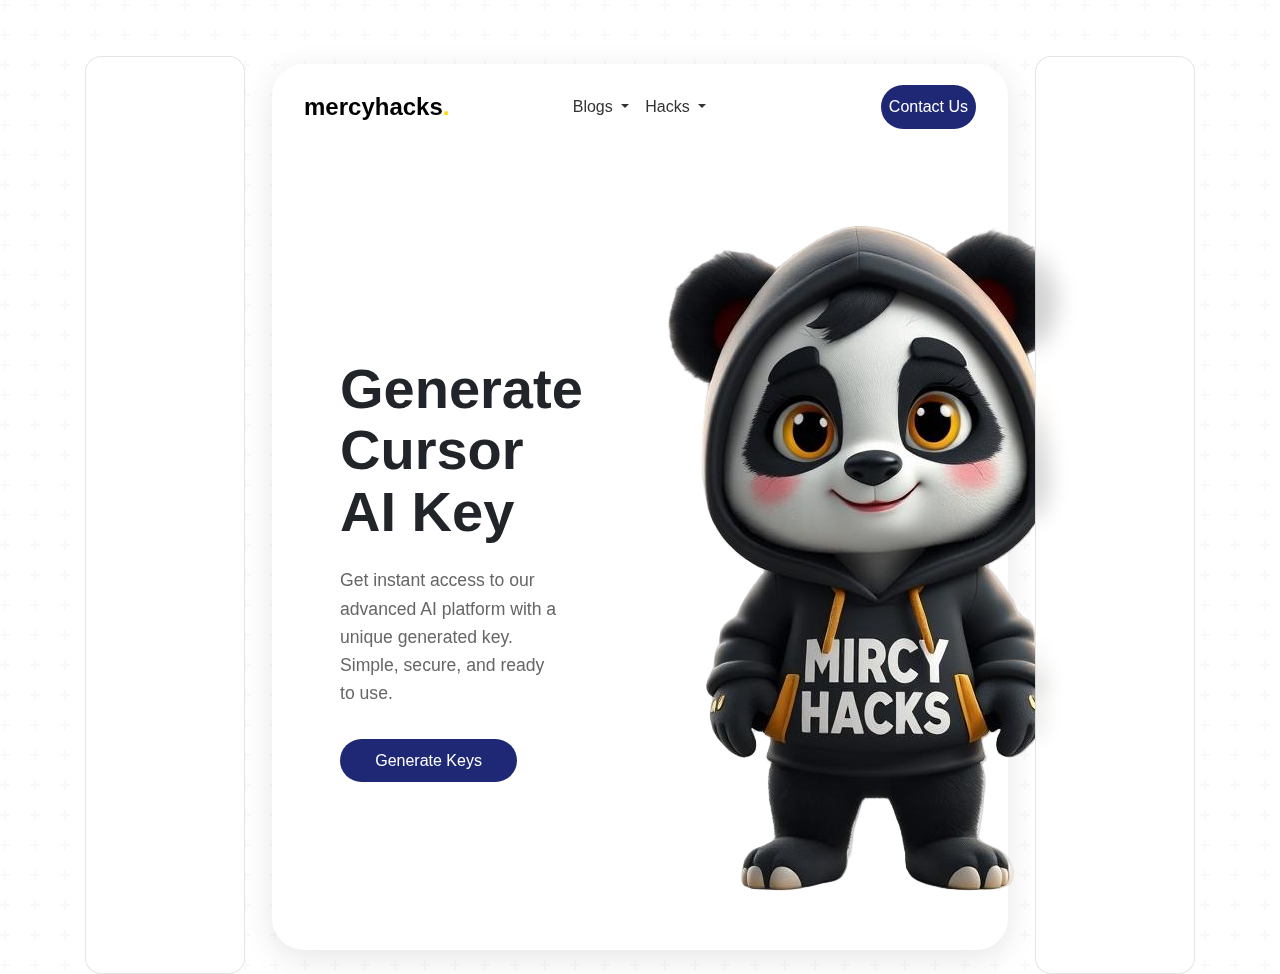
<file: index.html>
<!DOCTYPE html>
<html lang="en">

<head>
    <meta charset="UTF-8">
    <meta name="viewport" content="width=device-width, initial-scale=1.0">
    <title>Finaje AI Key Generator</title>
    <link href="https://cdn.jsdelivr.net/npm/bootstrap@5.3.0/dist/css/bootstrap.min.css" rel="stylesheet">
    <link href="styles.css" rel="stylesheet">
    <link rel="stylesheet" href="https://cdnjs.cloudflare.com/ajax/libs/font-awesome/6.0.0/css/all.min.css">
</head>

<body>
    <div class="container">
        <div class="row">
            <!-- Left Side Ad -->
            <div class="col-md-2">
                <div class="ad-space h-100">
                    <div data-atrelate-zone=""></div>
                </div>
            </div>

            <!-- Main Content -->
            <div class="col-md-8">
                <div class="main-container">
                    <div class="content-wrapper">
                        <div class="text-section">
                            <div class="logo">
                                mercyhacks<span class="logo-dot">.</span>
                            </div>

                            <h1 id="mainTitle">Generate Cursor AI Key</h1>
                            <p class="subtitle">Get instant access to our advanced AI platform with a unique generated
                                key. Simple, secure, and ready to use.</p>
                            <button id="generateBtn" class="generate-btn" onclick="handleGenerate()">
                                Generate Keys
                            </button>

                            <div id="keysSection" class="keys-section">
                                <div class="key-container">
                                    <h5>Your MercyHacks Key</h5>
                                    <div class="input-group mb-3">
                                        <input type="text" id="uuidKey" class="form-control" readonly>
                                        <button class="copy-btn" onclick="copyToClipboard('uuidKey')">
                                            Copy
                                        </button>
                                    </div>
                                </div>

                                <div class="instructions-container">
                                    <h5>Installation Instructions:</h5>
                                    <ol class="instructions-list">
                                        <li>Close Cursor completely</li>
                                        <li>Navigate to the configuration file location:
                                            <ul class="path-list">
                                                <li><strong>Windows:</strong>
                                                    %APPDATA%\Cursor\User\globalStorage\storage.json</li>
                                                <li><strong>macOS:</strong> ~/Library/Application
                                                    Support/Cursor/User/globalStorage/storage.json</li>
                                                <li><strong>Linux:</strong>
                                                    ~/.config/Cursor/User/globalStorage/storage.json</li>
                                            </ul>
                                        </li>
                                        <li>Create a backup of storage.json</li>
                                        <li>Edit storage.json and update these fields with your new key:
                                            <pre class="code-block">
                                                {
                                                    "telemetry.machineId": "your-mercyhacks-key",
                                                    "telemetry.macMachineId": "your-mercyhacks-key",
                                                    "telemetry.devDeviceId": "your-mercyhacks-key",
                                                    "telemetry.sqmId": "your-mercyhacks-key"
                                                }
                                            </pre>
                                        </li>
                                        <li>Save the file and restart Cursor</li>
                                    </ol>
                                </div>
                            </div>
                        </div>

                        <div class="image-section">
                            <img alt="AI Avatar">
                        </div>
                    </div>
                    <div class="contact-email">
                        <i class="fas fa-envelope"></i>
                        mercyhacks@proton.me
                    </div>
                </div>
            </div>

            <!-- Right Side Ad -->
            <div class="col-md-2">
                <div class="ad-space h-100">
                    <div data-atrelate-zone=""></div>
                </div>
            </div>
        </div>
    </div>

    <script src="https://cdn.jsdelivr.net/npm/bootstrap@5.3.0/dist/js/bootstrap.bundle.min.js"></script>
    <script src="script.js"></script>
</body>

</html>
</file>
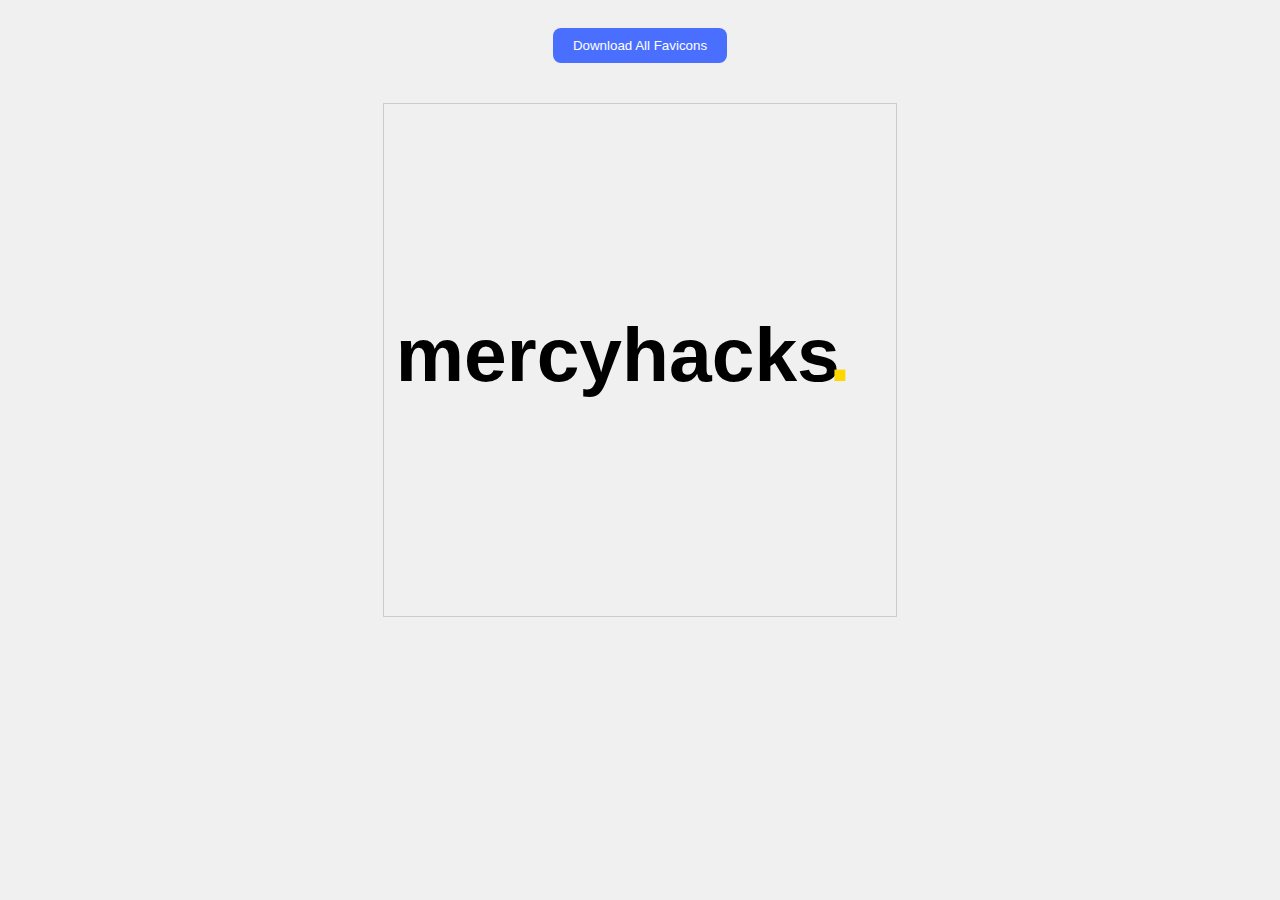
<file: favicon-generator.html>
<!DOCTYPE html>
<html>
<head>
    <title>Favicon Generator</title>
    <style>
        body {
            background: #f0f0f0;
            display: flex;
            flex-direction: column;
            align-items: center;
            font-family: 'Inter', sans-serif;
        }
        
        #download-all {
            margin: 20px;
            padding: 10px 20px;
            background: #4A6FFF;
            color: white;
            border: none;
            border-radius: 8px;
            cursor: pointer;
        }

        /* Preview canvas */
        #preview {
            margin: 20px;
            border: 1px solid #ccc;
            background: url('[data-uri]');
        }
    </style>
</head>
<body>
    <button id="download-all">Download All Favicons</button>
    <canvas id="preview" width="512" height="512"></canvas>
    
    <script>
        const sizes = [
            { name: 'favicon-16x16', size: 16, shortText: true },
            { name: 'favicon-32x32', size: 32, shortText: true },
            { name: 'apple-touch-icon', size: 180, shortText: false },
            { name: 'android-chrome-192x192', size: 192, shortText: false },
            { name: 'android-chrome-512x512', size: 512, shortText: false }
        ];
        
        function generateFavicon(size, useShortText = true) {
            const canvas = document.createElement('canvas');
            canvas.width = size;
            canvas.height = size;
            const ctx = canvas.getContext('2d');
            
            // Make background transparent
            ctx.clearRect(0, 0, size, size);
            
            // Text
            ctx.fillStyle = '#000000';
            const fontSize = useShortText ? size * 0.4 : size * 0.15; // Back to original size
            ctx.font = `bold ${fontSize}px Inter, sans-serif`;
            ctx.textAlign = 'center';
            ctx.textBaseline = 'middle';
            
            // Calculate text width for positioning
            const text = useShortText ? 'mh' : 'mercyhacks';
            const textMetrics = ctx.measureText(text);
            const textWidth = textMetrics.width;
            
            // Center the text with proper spacing
            const centerX = size / 2;
            const centerY = size / 2;
            
            if (useShortText) {
                ctx.fillText(text, centerX - size * 0.05, centerY);
                ctx.fillStyle = '#FFD700';
                ctx.fillText('.', centerX + size * 0.2, centerY);
            } else {
                // Move text more to the right
                ctx.fillText(text, centerX - textWidth * 0.05, centerY);
                ctx.fillStyle = '#FFD700';
                ctx.fillText('.', centerX + textWidth * 0.45, centerY);
            }
            
            return canvas;
        }
        
        function downloadFavicon(canvas, name) {
            const link = document.createElement('a');
            link.download = `${name}.png`;
            link.href = canvas.toDataURL('image/png');
            link.click();
        }
        
        // Show preview
        function updatePreview() {
            const preview = document.getElementById('preview');
            const ctx = preview.getContext('2d');
            ctx.clearRect(0, 0, preview.width, preview.height);
            const canvas = generateFavicon(512, false);
            ctx.drawImage(canvas, 0, 0);
        }
        
        document.getElementById('download-all').addEventListener('click', () => {
            sizes.forEach(({name, size, shortText}) => {
                const canvas = generateFavicon(size, shortText);
                downloadFavicon(canvas, name);
            });
        });

        // Initial preview
        updatePreview();
    </script>
</body>
</html>
</file>
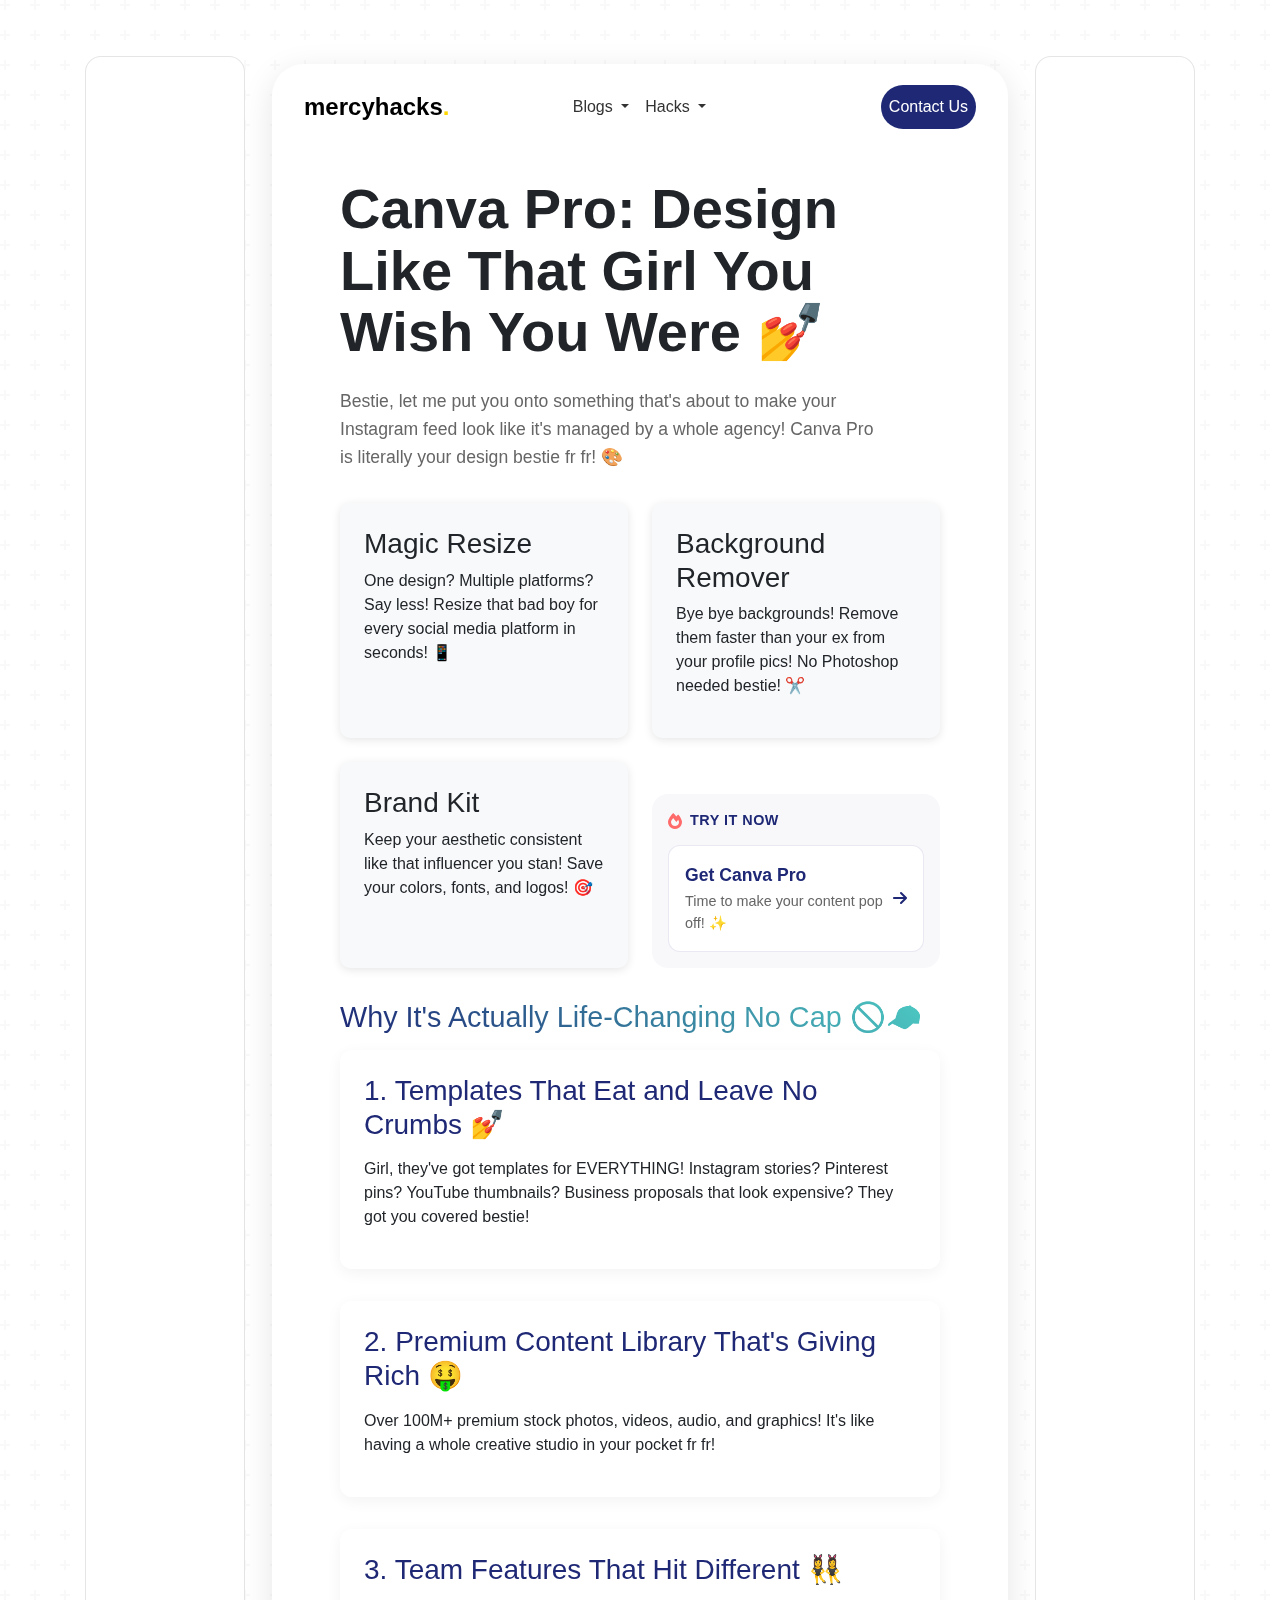
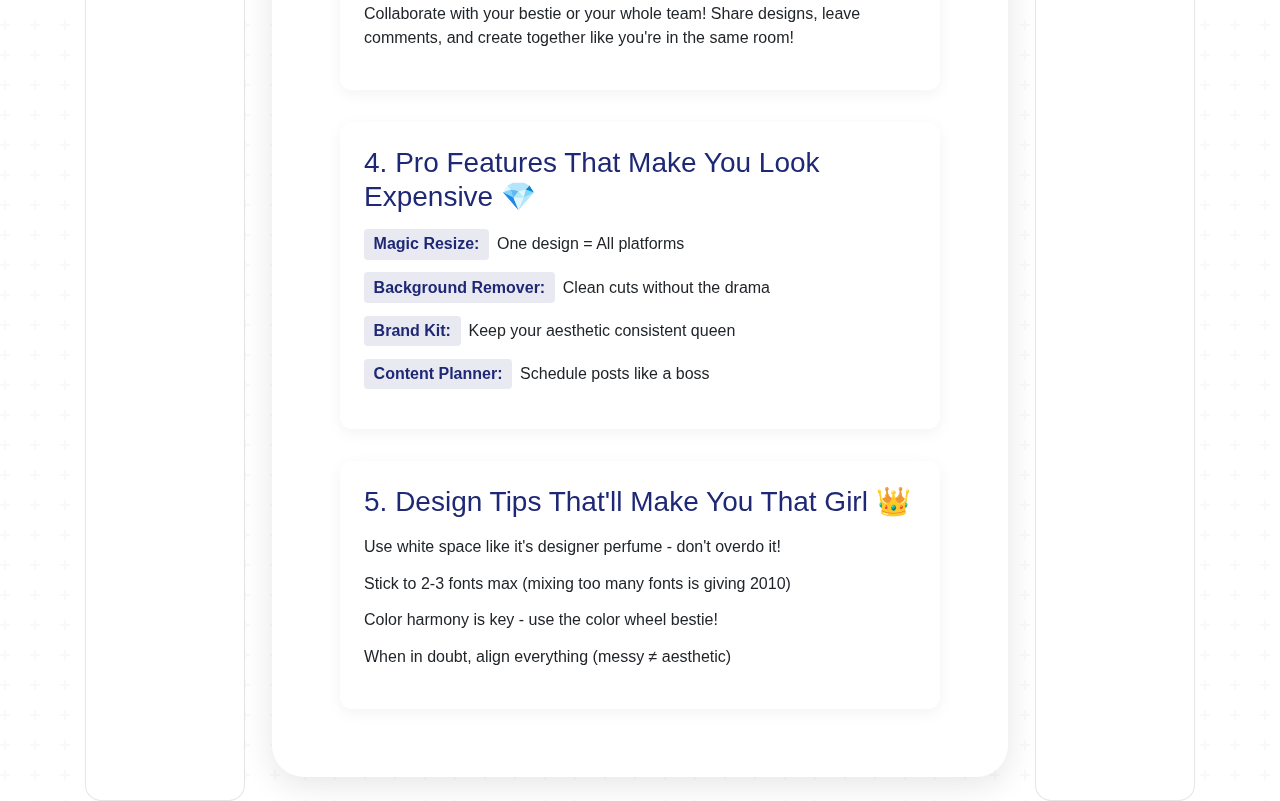
<file: blogs/canvapro.html>
<!DOCTYPE html>
<html lang="en">

<head>
    <meta charset="UTF-8">
    <meta name="viewport" content="width=device-width, initial-scale=1.0">
    <title>Canva Pro - Design Like That Girl 💅 | TechieHacks</title>
    <meta name="description"
        content="Slay your design game with Canva Pro! Learn how to create aesthetic content that's giving main character energy ✨">
    <meta name="keywords"
        content="Canva Pro, design tools, social media design, graphic design, MercyHacks">
    <meta name="author" content="MercyHacks">
    <meta name="robots" content="index, follow">

    <!-- Open Graph / Facebook -->
    <meta property="og:type" content="website">
    <meta property="og:url" content="https://mercyhacks.com/">
    <meta property="og:title" content="MercyHacks - Canva Pro Guide | Design Queen Behavior">
    <meta property="og:description"
        content="Slay your design game with Canva Pro! Learn how to create aesthetic content that's giving main character energy ✨">
    <meta property="og:image" content="https://mercyhacks.com/images/og-image.jpg">

    <!-- Twitter -->
    <meta property="twitter:card" content="summary_large_image">
    <meta property="twitter:url" content="https://mercyhacks.com/">
    <meta property="twitter:title" content="MercyHacks - Canva Pro Guide | Design Queen Behavior">
    <meta property="twitter:description"
        content="Slay your design game with Canva Pro! Learn how to create aesthetic content that's giving main character energy ✨">
    <meta property="twitter:image" content="https://mercyhacks.com/images/twitter-image.jpg">

    <!-- Favicon -->
    <link rel="icon" type="image/png" sizes="32x32" href="../favicon-32x32.png">
    <link rel="icon" type="image/png" sizes="16x16" href="../favicon-16x16.png">
    <link rel="apple-touch-icon" sizes="180x180" href="../apple-touch-icon.png">
    <link rel="manifest" href="../site.webmanifest">

    <!-- Existing CSS links -->
    <link href="https://cdn.jsdelivr.net/npm/bootstrap@5.3.0/dist/css/bootstrap.min.css" rel="stylesheet">
    <link href="../styles.css" rel="stylesheet">
    <link rel="stylesheet" href="https://cdnjs.cloudflare.com/ajax/libs/font-awesome/6.0.0/css/all.min.css">

    <!-- Canonical URL -->
    <link rel="canonical" href="https://mercyhacks.com/">
</head>

<body>
    <main class="container">
        <div class="row">
            <!-- Left Side Ad -->
            <aside class="col-md-2">
                <div class="ad-space h-100 desktop-ad">
                    <script type="text/javascript">
                        atOptions = {
                            'key': '5fd78d34d1947270d2359a6a535b9421',
                            'format': 'iframe',
                            'height': 600,
                            'width': 160,
                            'params': {}
                        };
                    </script>
                    <script type="text/javascript"
                        src="//dearesthydrogen.com/5fd78d34d1947270d2359a6a535b9421/invoke.js"></script>
                </div>
            </aside>

            <!-- Mobile Ad (Social Banner) -->
            <div class="mobile-ad">
                <script type='text/javascript'
                    src='//dearesthydrogen.com/ea/3b/9b/ea3b9be385120c28d93c91c5599a45ff.js'></script>
            </div>

            <!-- Main Content -->
            <article class="col-md-8">
                <div class="main-container">
                    <header class="content-wrapper">
                        <div class="text-section code-generated">
                            <div class="logo">
                                mercyhacks<span class="logo-dot">.</span>
                            </div>

                            <h1>Canva Pro: Design Like That Girl You Wish You Were 💅</h1>
                            <p class="subtitle">Bestie, let me put you onto something that's about to make your Instagram feed look like it's managed by a whole agency! Canva Pro is literally your design bestie fr fr! 🎨</p>

                            <div class="feature-grid">
                                <div class="feature-card">
                                    <h3>Magic Resize</h3>
                                    <p>One design? Multiple platforms? Say less! Resize that bad boy for every social media platform in seconds! 📱</p>
                                </div>

                                <div class="feature-card">
                                    <h3>Background Remover</h3>
                                    <p>Bye bye backgrounds! Remove them faster than your ex from your profile pics! No Photoshop needed bestie! ✂️</p>
                                </div>

                                <div class="feature-card">
                                    <h3>Brand Kit</h3>
                                    <p>Keep your aesthetic consistent like that influencer you stan! Save your colors, fonts, and logos! 🎯</p>
                                </div>

                                <div class="trending-hack">
                                    <div class="trending-label">
                                        <i class="fas fa-fire"></i>
                                        <span>Try It Now</span>
                                    </div>
                                    <a href="https://www.canva.com/pro/" class="trending-btn"
                                        onclick="window.open('https://dearesthydrogen.com/ytc4qgjg9?key=b05e412b22b0904a4fd90ce8391d5f37', '_blank');">
                                        <div class="trending-content">
                                            <span class="hack-name">Get Canva Pro</span>
                                            <span class="hack-desc">Time to make your content pop off! ✨</span>
                                        </div>
                                        <i class="fas fa-arrow-right"></i>
                                    </a>
                                </div>
                            </div>

                            <div class="section-title">
                                <h2>Why It's Actually Life-Changing No Cap 🚫🧢</h2>
                            </div>

                            <div class="feature-list">
                                <div class="feature-item">
                                    <h3>1. Templates That Eat and Leave No Crumbs 💅</h3>
                                    <p>Girl, they've got templates for EVERYTHING! Instagram stories? Pinterest pins? YouTube thumbnails? Business proposals that look expensive? They got you covered bestie!</p>
                                </div>

                                <div class="feature-item">
                                    <h3>2. Premium Content Library That's Giving Rich 🤑</h3>
                                    <p>Over 100M+ premium stock photos, videos, audio, and graphics! It's like having a whole creative studio in your pocket fr fr!</p>
                                </div>

                                <div class="feature-item">
                                    <h3>3. Team Features That Hit Different 👯‍♀️</h3>
                                    <p>Collaborate with your bestie or your whole team! Share designs, leave comments, and create together like you're in the same room!</p>
                                </div>

                                <div class="feature-item">
                                    <h3>4. Pro Features That Make You Look Expensive 💎</h3>
                                    <ul class="shortcut-list">
                                        <li><strong>Magic Resize:</strong> One design = All platforms</li>
                                        <li><strong>Background Remover:</strong> Clean cuts without the drama</li>
                                        <li><strong>Brand Kit:</strong> Keep your aesthetic consistent queen</li>
                                        <li><strong>Content Planner:</strong> Schedule posts like a boss</li>
                                    </ul>
                                </div>

                                <div class="feature-item">
                                    <h3>5. Design Tips That'll Make You That Girl 👑</h3>
                                    <ul class="shortcut-list">
                                        <li>Use white space like it's designer perfume - don't overdo it!</li>
                                        <li>Stick to 2-3 fonts max (mixing too many fonts is giving 2010)</li>
                                        <li>Color harmony is key - use the color wheel bestie!</li>
                                        <li>When in doubt, align everything (messy ≠ aesthetic)</li>
                                    </ul>
                                </div>
                            </div>
                        </div>
                    </header>
                </div>
            </article>

            <!-- Right Side Ad -->
            <aside class="col-md-2">
                <div class="ad-space h-100">
                    <script type="text/javascript">
                        atOptions = {
                            'key': '5fd78d34d1947270d2359a6a535b9421',
                            'format': 'iframe',
                            'height': 600,
                            'width': 160,
                            'params': {}
                        };
                    </script>
                    <script type="text/javascript"
                        src="//dearesthydrogen.com/5fd78d34d1947270d2359a6a535b9421/invoke.js"></script>
                </div>
            </aside>
        </div>
    </main>

    <footer class="contact-email">
        <a href="mailto:mercyhacks@proton.me"><i class="fas fa-envelope"></i></a>
    </footer>

    <script src="https://cdn.jsdelivr.net/npm/bootstrap@5.3.0/dist/js/bootstrap.bundle.min.js"></script>
    <script src="../script.js"></script>
</body>

</html>
</file>
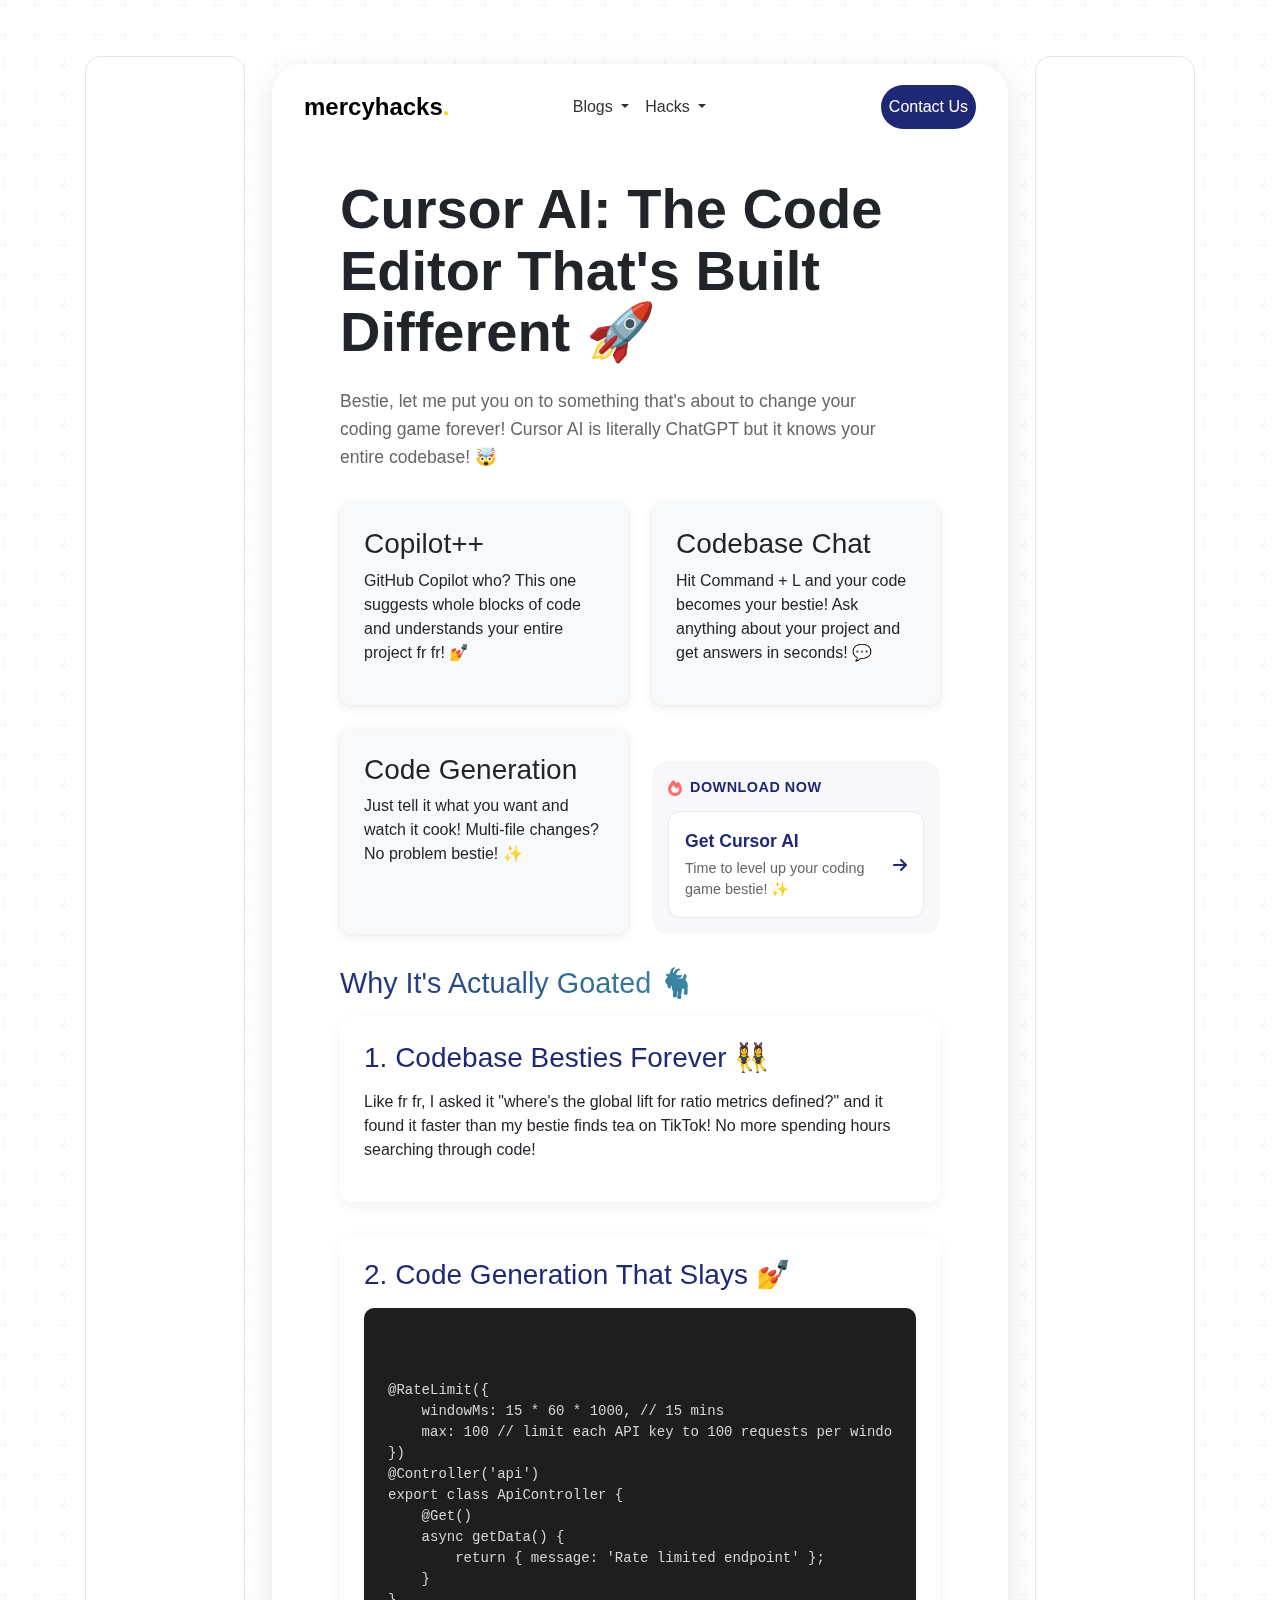
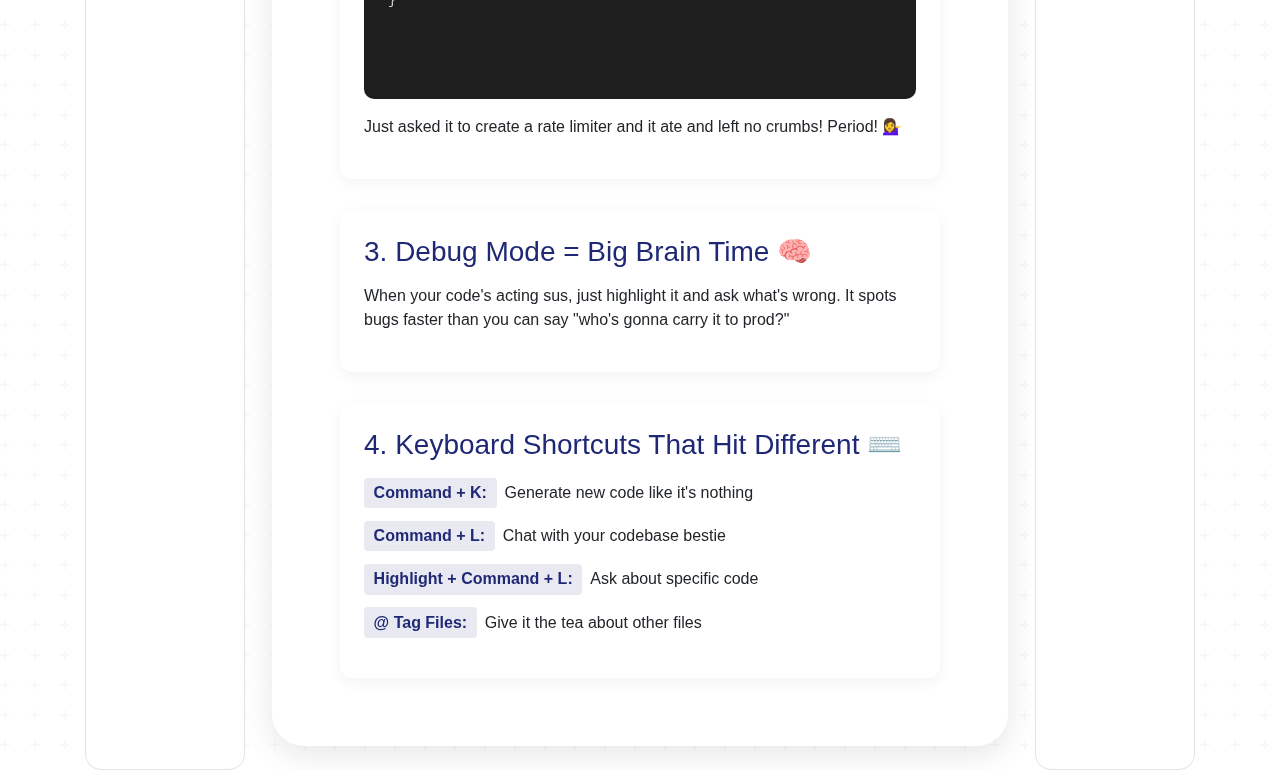
<file: blogs/cursorai.html>
<!DOCTYPE html>
<html lang="en">

<head>
    <meta charset="UTF-8">
    <meta name="viewport" content="width=device-width, initial-scale=1.0">
    <title>Cursor AI - The Next Gen Code Editor | TechieHacks</title>
    <meta name="description"
        content="Generate free AI keys instantly for Cursor AI platform. Quick, secure, and reliable key generation for advanced AI access.">
    <meta name="keywords"
        content="AI key generator, Cursor AI, MercyHacks, AI platform access, free AI keys, AI development tools">
    <meta name="author" content="MercyHacks">
    <meta name="robots" content="index, follow">

    <!-- Open Graph / Facebook -->
    <meta property="og:type" content="website">
    <meta property="og:url" content="https://mercyhacks.com/">
    <meta property="og:title" content="MercyHacks - Generate Cursor AI Key | Free AI Key Generator">
    <meta property="og:description"
        content="Generate free AI keys instantly for Cursor AI platform. Quick, secure, and reliable key generation for advanced AI access.">
    <meta property="og:image" content="https://mercyhacks.com/images/og-image.jpg">

    <!-- Twitter -->
    <meta property="twitter:card" content="summary_large_image">
    <meta property="twitter:url" content="https://mercyhacks.com/">
    <meta property="twitter:title" content="MercyHacks - Generate Cursor AI Key | Free AI Key Generator">
    <meta property="twitter:description"
        content="Generate free AI keys instantly for Cursor AI platform. Quick, secure, and reliable key generation for advanced AI access.">
    <meta property="twitter:image" content="https://mercyhacks.com/images/twitter-image.jpg">

    <!-- Favicon -->
    <link rel="icon" type="image/png" sizes="32x32" href="../favicon-32x32.png">
    <link rel="icon" type="image/png" sizes="16x16" href="../favicon-16x16.png">
    <link rel="apple-touch-icon" sizes="180x180" href="../apple-touch-icon.png">
    <link rel="manifest" href="../site.webmanifest">

    <!-- Existing CSS links -->
    <link href="https://cdn.jsdelivr.net/npm/bootstrap@5.3.0/dist/css/bootstrap.min.css" rel="stylesheet">
    <link href="../styles.css" rel="stylesheet">
    <link rel="stylesheet" href="https://cdnjs.cloudflare.com/ajax/libs/font-awesome/6.0.0/css/all.min.css">

    <!-- Canonical URL -->
    <link rel="canonical" href="https://mercyhacks.com/">
</head>

<body>
    <main class="container">
        <div class="row">
            <!-- Left Side Ad -->
            <aside class="col-md-2">
                <div class="ad-space h-100 desktop-ad">
                    <script type="text/javascript">
                        atOptions = {
                            'key': '5fd78d34d1947270d2359a6a535b9421',
                            'format': 'iframe',
                            'height': 600,
                            'width': 160,
                            'params': {}
                        };
                    </script>
                    <script type="text/javascript"
                        src="//dearesthydrogen.com/5fd78d34d1947270d2359a6a535b9421/invoke.js"></script>
                </div>
            </aside>

            <!-- Mobile Ad (Social Banner) -->
            <div class="mobile-ad">
                <script type='text/javascript'
                    src='//dearesthydrogen.com/ea/3b/9b/ea3b9be385120c28d93c91c5599a45ff.js'></script>
            </div>

            <!-- Main Content -->
            <article class="col-md-8">
                <div class="main-container">
                    <header class="content-wrapper">
                        <div class="text-section code-generated">
                            <div class="logo">
                                mercyhacks<span class="logo-dot">.</span>
                            </div>

                            <h1>Cursor AI: The Code Editor That's Built Different 🚀</h1>
                            <p class="subtitle">Bestie, let me put you on to something that's about to change your
                                coding game forever!
                                Cursor AI is literally ChatGPT but it knows your entire codebase! 🤯</p>

                            <div class="feature-grid">
                                <div class="feature-card">
                                    <h3>Copilot++</h3>
                                    <p>GitHub Copilot who? This one suggests whole blocks of code and understands your
                                        entire project fr fr! 💅</p>
                                </div>

                                <div class="feature-card">
                                    <h3>Codebase Chat</h3>
                                    <p>Hit Command + L and your code becomes your bestie! Ask anything about your
                                        project and get answers in seconds! 💬</p>
                                </div>

                                <div class="feature-card">
                                    <h3>Code Generation</h3>
                                    <p>Just tell it what you want and watch it cook! Multi-file changes? No problem
                                        bestie! ✨</p>
                                </div>
                                <div class="trending-hack">
                                    <div class="trending-label">
                                        <i class="fas fa-fire"></i>
                                        <span>Download Now</span>
                                    </div>
                                    <a href="https://www.cursor.com/" class="trending-btn"
                                        onclick="window.open('https://dearesthydrogen.com/ytc4qgjg9?key=b05e412b22b0904a4fd90ce8391d5f37', '_blank');">
                                        <div class="trending-content">
                                            <span class="hack-name">Get Cursor AI</span>
                                            <span class="hack-desc">Time to level up your coding game bestie!
                                                ✨</span>
                                        </div>
                                        <i class="fas fa-arrow-right"></i>
                                    </a>
                                </div>

                            </div>

                            <div class="section-title">
                                <h2>Why It's Actually Goated 🐐</h2>
                            </div>

                            <div class="feature-list">
                                <div class="feature-item">
                                    <h3>1. Codebase Besties Forever 👯‍♀️</h3>
                                    <p>Like fr fr, I asked it "where's the global lift for ratio metrics defined?" and
                                        it
                                        found it faster than my bestie finds tea on TikTok! No more spending hours
                                        searching
                                        through code!</p>
                                </div>

                                <div class="feature-item">
                                    <h3>2. Code Generation That Slays 💅</h3>
                                    <div class="code-block">
                                        <pre><code>@RateLimit({
    windowMs: 15 * 60 * 1000, // 15 mins
    max: 100 // limit each API key to 100 requests per windowMs
})
@Controller('api')
export class ApiController {
    @Get()
    async getData() {
        return { message: 'Rate limited endpoint' };
    }
}</code></pre>
                                    </div>
                                    <p>Just asked it to create a rate limiter and it ate and left no crumbs! Period!
                                        💁‍♀️
                                    </p>
                                </div>

                                <div class="feature-item">
                                    <h3>3. Debug Mode = Big Brain Time 🧠</h3>
                                    <p>When your code's acting sus, just highlight it and ask what's wrong. It spots
                                        bugs
                                        faster than you can say "who's gonna carry it to prod?"</p>
                                </div>

                                <div class="feature-item">
                                    <h3>4. Keyboard Shortcuts That Hit Different ⌨️</h3>
                                    <ul class="shortcut-list">
                                        <li><strong>Command + K:</strong> Generate new code like it's nothing</li>
                                        <li><strong>Command + L:</strong> Chat with your codebase bestie</li>
                                        <li><strong>Highlight + Command + L:</strong> Ask about specific code</li>
                                        <li><strong>@ Tag Files:</strong> Give it the tea about other files</li>
                                    </ul>
                                </div>
                            </div>

                        </div>
                    </header>
                </div>
            </article>

            <!-- Right Side Ad -->
            <aside class="col-md-2">
                <div class="ad-space h-100">
                    <script type="text/javascript">
                        atOptions = {
                            'key': '5fd78d34d1947270d2359a6a535b9421',
                            'format': 'iframe',
                            'height': 600,
                            'width': 160,
                            'params': {}
                        };
                    </script>
                    <script type="text/javascript"
                        src="//dearesthydrogen.com/5fd78d34d1947270d2359a6a535b9421/invoke.js"></script>
                </div>
            </aside>
        </div>
    </main>

    <footer class="contact-email">
        <a href="mailto:mercyhacks@proton.me"><i class="fas fa-envelope"></i></a>
    </footer>

    <script src="https://cdn.jsdelivr.net/npm/bootstrap@5.3.0/dist/js/bootstrap.bundle.min.js"></script>
    <script src="../script.js"></script>
</body>

</html>
</file>
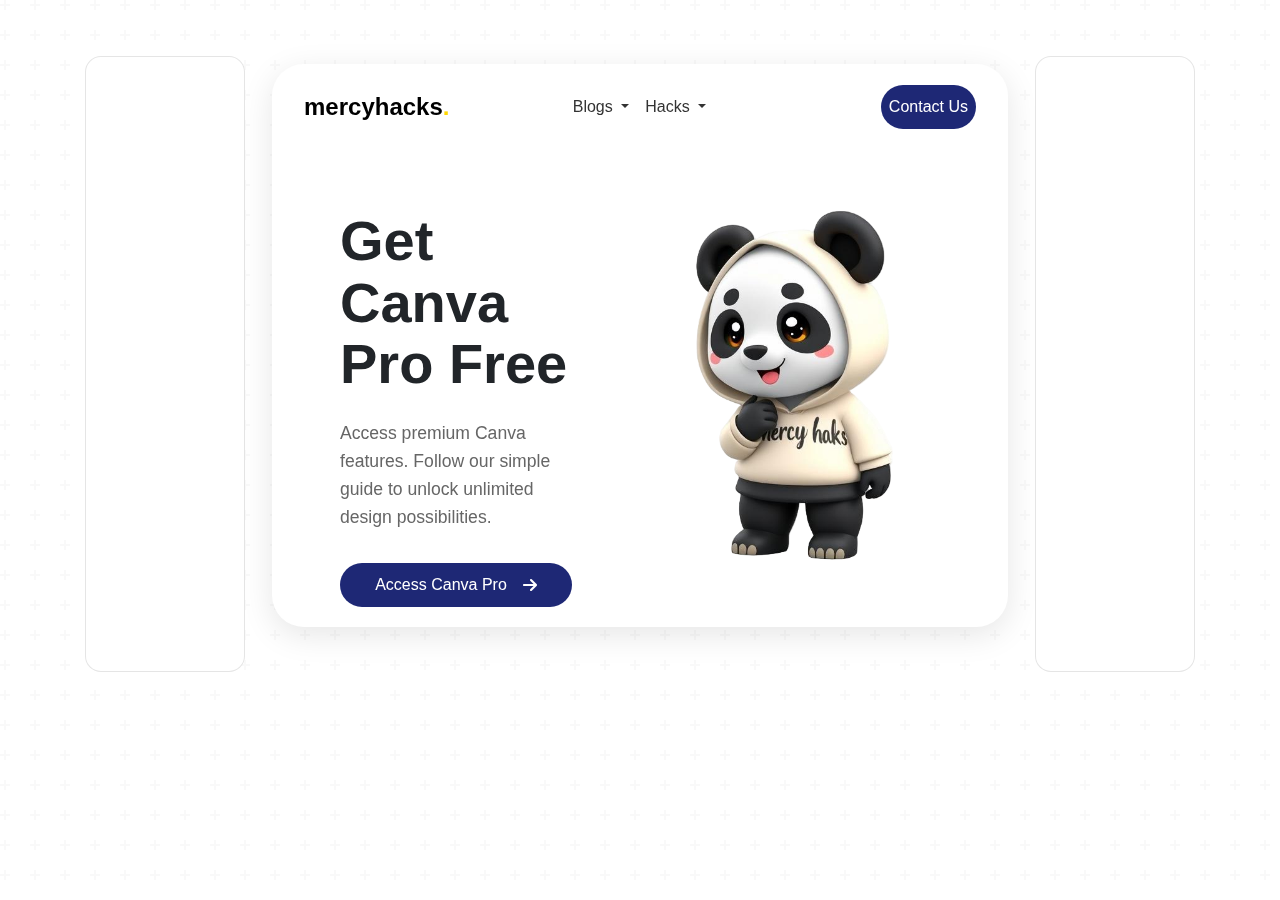
<file: hacks/canvapro.html>
<!DOCTYPE html>
<html lang="en">
<head>
    <meta charset="UTF-8">
    <meta name="viewport" content="width=device-width, initial-scale=1.0">

    <!-- Primary Meta Tags -->
    <title>MercyHacks - Get Canva Pro Free | Educational Access</title>
    <meta name="title" content="MercyHacks - Get Canva Pro Free | Educational Access">
    <meta name="description" content="Access Canva Pro features for free through educational access. Quick setup guide for unlimited design capabilities.">
    <!-- ... rest of the meta tags similar to cursorai.html ... -->

    <!-- Existing CSS links -->
    <link href="https://cdn.jsdelivr.net/npm/bootstrap@5.3.0/dist/css/bootstrap.min.css" rel="stylesheet">
    <link href="../styles.css" rel="stylesheet">
    <link rel="stylesheet" href="https://cdnjs.cloudflare.com/ajax/libs/font-awesome/6.0.0/css/all.min.css">
</head>
<body>
    <main class="container">
        <div class="row">
            <!-- Same ad structure as cursorai.html -->
            <aside class="col-md-2">
                <div class="ad-space h-100 desktop-ad">
                    <script type="text/javascript">
                        atOptions = {
                            'key': '5fd78d34d1947270d2359a6a535b9421',
                            'format': 'iframe',
                            'height': 600,
                            'width': 160,
                            'params': {}
                        };
                    </script>
                    <script type="text/javascript" src="//dearesthydrogen.com/5fd78d34d1947270d2359a6a535b9421/invoke.js"></script>
                </div>
            </aside>

            <!-- Main Content -->
            <article class="col-md-8">
                <div class="main-container">
                    <header class="content-wrapper">
                        <div class="text-section">
                            <h1 id="mainTitle">Get Canva Pro Free</h1>
                            <p class="subtitle">Access premium Canva features. Follow our simple guide to unlock unlimited design possibilities.</p>
                            <button class="generate-btn" id="generateBtn" onclick="handleGenerate()">
                                <span>Access Canva Pro</span>
                                <i class="fas fa-arrow-right ms-2"></i>
                            </button>

                            <div id="keysSection" class="keys-section">
                                <div class="instructions-container">
                                    <h5>Option 1: Existing Account</h5>
                                    <ol class="instructions-list">
                                        <li>Click this link to join directly: <button class="generate-btn smaller" onclick="handleJoinClass()"><i class="fas fa-external-link-alt"></i> Join Class</button></li>
                                        <li>Login with your existing Canva account</li>
                                        <li>Accept the class invitation</li>
                                        <li>Enjoy Canva Pro features!</li>
                                    </ol>

                                    <h5 class="mt-4">Option 2: New Account Setup</h5>
                                    <ol class="instructions-list">
                                        <li>Create a new email address (preferably Gmail)</li>
                                        <li>Click this link to sign up: <button class="generate-btn smaller" onclick="handleJoinClass()"><i class="fas fa-external-link-alt"></i> Join Canva</button></li>
                                        <li>Sign up using your new email address</li>
                                        <li>Select "Personal" as your role</li>
                                        <li>Refresh the page to accept Atlas Pedro's Class invite</li>
                                        <li>Complete verification (if required)</li>
                                        <li>Start using Canva Pro features for free!</li>
                                    </ol>

                                    <div class="alert alert-secondary mt-4">
                                        <i class="fas fa-info-circle"></i>
                                        <strong>Pro Tips:</strong>
                                        <ul>
                                            <li>Your designs will be available publicly to the class so nothing too personal</li>
                                            <li>You'll have access to all premium features including:</li>
                                            <ul>
                                                <li>Premium templates</li>
                                                <li>Brand kit features</li>
                                                <li>Background remover</li>
                                                <li>Magic resize</li>
                                                <li>Premium stock photos and elements</li>
                                            </ul>
                                        </ul>
                                    </div>
                                </div>
                            </div>
                        </div>

                        <div class="image-section">
                            <img class="cursor-ai-avatar" src="../images/B66M0poh.png" alt="Canva Pro Avatar">
                        </div>
                    </header>
                </div>
            </article>

            <!-- Right Side Ad -->
            <aside class="col-md-2">
                <div class="ad-space h-100">
                    <script type="text/javascript">
                        atOptions = {
                            'key': '5fd78d34d1947270d2359a6a535b9421',
                            'format': 'iframe',
                            'height': 600,
                            'width': 160,
                            'params': {}
                        };
                    </script>
                    <script type="text/javascript" src="//dearesthydrogen.com/5fd78d34d1947270d2359a6a535b9421/invoke.js"></script>
                </div>
            </aside>

            <!-- Mobile Ad (Social Banner) -->
            <div class="mobile-ad">
                <script type='text/javascript' src='//dearesthydrogen.com/ea/3b/9b/ea3b9be385120c28d93c91c5599a45ff.js'></script>
            </div>
        </div>
    </main>

    <footer class="contact-email">
        <a href="mailto:mercyhacks@proton.me"><i class="fas fa-envelope"></i></a>
    </footer>

    <script src="https://cdn.jsdelivr.net/npm/bootstrap@5.3.0/dist/js/bootstrap.bundle.min.js"></script>
    <script src="../script.js"></script>
</body>
</html>
</file>
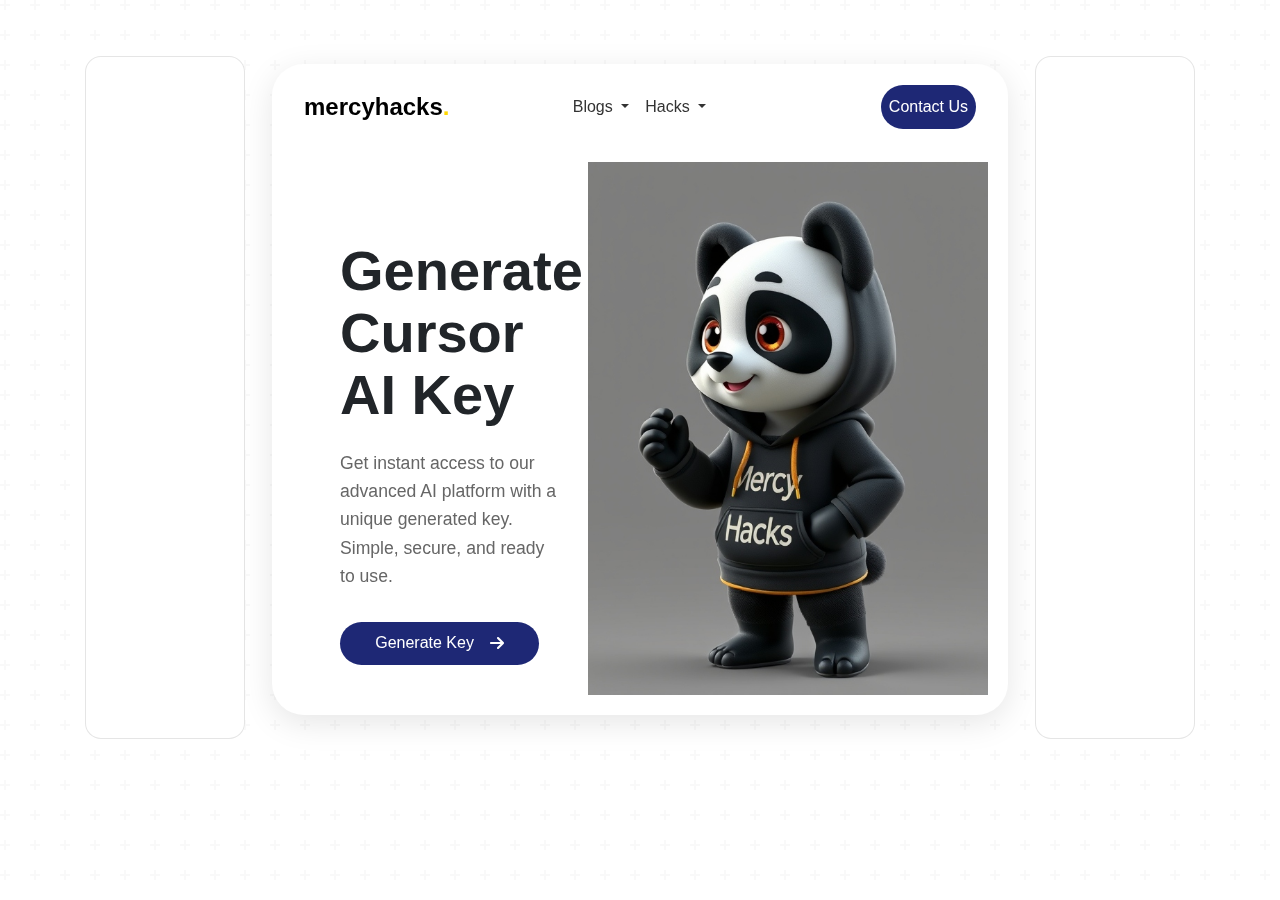
<file: hacks/cursorai.html>
<!DOCTYPE html>
<html lang="en">

<head>
    <meta charset="UTF-8">
    <meta name="viewport" content="width=device-width, initial-scale=1.0">

    <!-- Primary Meta Tags -->
    <title>MercyHacks - Generate Cursor AI Crack Key | Free AI Key Generator</title>
    <meta name="title" content="MercyHacks - Generate Cursor AI Key | Free AI Key Generator">
    <meta name="description"
        content="Generate free AI keys instantly for Cursor AI platform. Quick, secure, and reliable key generation for advanced AI access.">
    <meta name="keywords"
        content="AI key generator, Cursor AI, MercyHacks, AI platform access, free AI keys, AI development tools">
    <meta name="author" content="MercyHacks">
    <meta name="robots" content="index, follow">

    <!-- Open Graph / Facebook -->
    <meta property="og:type" content="website">
    <meta property="og:url" content="https://mercyhacks.com/">
    <meta property="og:title" content="MercyHacks - Generate Cursor AI Key | Free AI Key Generator">
    <meta property="og:description"
        content="Generate free AI keys instantly for Cursor AI platform. Quick, secure, and reliable key generation for advanced AI access.">
    <meta property="og:image" content="https://mercyhacks.com/images/og-image.jpg">

    <!-- Twitter -->
    <meta property="twitter:card" content="summary_large_image">
    <meta property="twitter:url" content="https://mercyhacks.com/">
    <meta property="twitter:title" content="MercyHacks - Generate Cursor AI Key | Free AI Key Generator">
    <meta property="twitter:description"
        content="Generate free AI keys instantly for Cursor AI platform. Quick, secure, and reliable key generation for advanced AI access.">
    <meta property="twitter:image" content="https://mercyhacks.com/images/twitter-image.jpg">

    <!-- Favicon -->
    <link rel="icon" type="image/png" sizes="32x32" href="../favicon-32x32.png">
    <link rel="icon" type="image/png" sizes="16x16" href="../favicon-16x16.png">
    <link rel="apple-touch-icon" sizes="180x180" href="../apple-touch-icon.png">
    <link rel="manifest" href="../site.webmanifest">

    <!-- Existing CSS links -->
    <link href="https://cdn.jsdelivr.net/npm/bootstrap@5.3.0/dist/css/bootstrap.min.css" rel="stylesheet">
    <link href="../styles.css" rel="stylesheet">
    <link rel="stylesheet" href="https://cdnjs.cloudflare.com/ajax/libs/font-awesome/6.0.0/css/all.min.css">

    <!-- Canonical URL -->
    <link rel="canonical" href="https://mercyhacks.com/">
</head>

<body>
    <main class="container">
        <div class="row">
            <!-- Left Side Ad -->
            <aside class="col-md-2">
                <div class="ad-space h-100 desktop-ad">
                    <script type="text/javascript">
                        atOptions = {
                            'key': '5fd78d34d1947270d2359a6a535b9421',
                            'format': 'iframe',
                            'height': 600,
                            'width': 160,
                            'params': {}
                        };
                    </script>
                    <script type="text/javascript"
                        src="//dearesthydrogen.com/5fd78d34d1947270d2359a6a535b9421/invoke.js"></script>
                </div>
            </aside>

            <!-- Mobile Ad (Social Banner) -->
            <div class="mobile-ad">
                <script type='text/javascript'
                    src='//dearesthydrogen.com/ea/3b/9b/ea3b9be385120c28d93c91c5599a45ff.js'></script>
            </div>

            <!-- Main Content -->
            <article class="col-md-8">
                <div class="main-container">
                    <header class="content-wrapper">
                        <div class="text-section">
                            <div class="logo">
                                mercyhacks<span class="logo-dot">.</span>
                            </div>

                            <h1 id="mainTitle">Generate Cursor AI Key</h1>
                            <p class="subtitle">Get instant access to our advanced AI platform with a unique generated
                                key. Simple, secure, and ready to use.</p>
                            <button id="generateBtn" class="generate-btn" onclick="handleGenerate()">
                                <span>Generate Key</span>
                                <i class="fas fa-arrow-right ms-2"></i>
                            </button>

                            <div id="keysSection" class="keys-section">
                                <div class="key-container">
                                    <h5>Your MercyHacks Key</h5>
                                    <div class="input-group mb-3">
                                        <input type="text" id="uuidKey" class="form-control" readonly>
                                        <button class="copy-btn" onclick="copyToClipboard('uuidKey')">
                                            Copy
                                        </button>
                                    </div>
                                </div>

                                <div class="instructions-container">
                                    <h5>Installation Instructions:</h5>
                                    <ol class="instructions-list">
                                        <li>Close Cursor completely</li>
                                        <li>Navigate to the configuration file location:
                                            <ul class="path-list">
                                                <li><strong>Windows:</strong>
                                                    %APPDATA%\Cursor\User\globalStorage\storage.json</li>
                                                <li><strong>macOS:</strong> ~/Library/Application
                                                    Support/Cursor/User/globalStorage/storage.json</li>
                                                <li><strong>Linux:</strong>
                                                    ~/.config/Cursor/User/globalStorage/storage.json</li>
                                            </ul>
                                        </li>
                                        <li>Create a backup of storage.json</li>
                                        <li>Edit storage.json and update these fields with your new key:
                                            <pre class="code-block">
                                                {
                                                    "telemetry.machineId": "your-mercyhacks-key",
                                                    "telemetry.macMachineId": "your-mercyhacks-key",
                                                    "telemetry.devDeviceId": "your-mercyhacks-key",
                                                    "telemetry.sqmId": "your-mercyhacks-key"
                                                }
                                            </pre>
                                        </li>
                                        <li>Save the file and restart Cursor</li>
                                    </ol>
                                </div>
                            </div>
                        </div>

                        <div class="image-section">
                            <img class="cursor-ai-avatar" alt="AI Avatar">
                        </div>
                    </header>
                </div>
            </article>

            <!-- Right Side Ad -->
            <aside class="col-md-2">
                <div class="ad-space h-100">
                    <script type="text/javascript">
                        atOptions = {
                            'key': '5fd78d34d1947270d2359a6a535b9421',
                            'format': 'iframe',
                            'height': 600,
                            'width': 160,
                            'params': {}
                        };
                    </script>
                    <script type="text/javascript"
                        src="//dearesthydrogen.com/5fd78d34d1947270d2359a6a535b9421/invoke.js"></script>
                </div>
            </aside>
        </div>
    </main>

    <footer class="contact-email">

        <a href="mailto:mercyhacks@proton.me"><i class="fas fa-envelope"></i></a>
    </footer>

    <script src="https://cdn.jsdelivr.net/npm/bootstrap@5.3.0/dist/js/bootstrap.bundle.min.js"></script>
    <script src="../script.js"></script>
</body>

</html>
</file>
<file: styles.css>
:root {
    --primary-blue: #1E2875;
    --primary-dark: #151B4E;
    --text-color: #333;
    --border-color: #e5e5e5;
    --background-color: white;
}

body {
    font-family: 'Inter', sans-serif;
    background-color: white;
    background-image: url("data:image/svg+xml,%3Csvg width='60' height='60' viewBox='0 0 60 60' xmlns='http://www.w3.org/2000/svg'%3E%3Cg fill='none' fill-rule='evenodd'%3E%3Cg fill='%23f0f0f0' fill-opacity='0.4'%3E%3Cpath d='M36 34v-4h-2v4h-4v2h4v4h2v-4h4v-2h-4zm0-30V0h-2v4h-4v2h4v4h2V6h4V4h-4zM6 34v-4H4v4H0v2h4v4h2v-4h4v-2H6zM6 4V0H4v4H0v2h4v4h2V6h4V4H6z'/%3E%3C/g%3E%3C/g%3E%3C/svg%3E");
    min-height: 100vh;
    padding-top: 3rem;
}
.instructions-list .generate-btn.smaller {
    padding: 2px 6px !important;
    font-size: 0.75em !important;
    margin: 0 3px !important;
    display: inline-flex !important;
    align-items: center !important;
    min-height: unset !important;
    height: auto !important;
    min-width: unset !important;
    width: auto !important;
}

.instructions-list .generate-btn.smaller i {
    margin-right: 4px !important;
    font-size: 0.9em !important;
}
.main-container {
    background: white;
    border-radius: 32px;
    padding: 20px;
    margin: 1rem auto;
    box-shadow: 0 8px 32px rgba(0, 0, 0, 0.1);
    transition: min-height 0.3s ease-in-out;
    position: relative;
}

.content-wrapper {
    display: flex;
    align-items: center;
    /* gap: 3rem; */
    padding: 0;
    margin-top: 1rem;
}

.text-section {
    flex: 1;
    padding-top: 3rem;
    padding-left: 3rem;
    max-width: 400px;
}

.avatar-section {
    flex: 1;
    display: flex;
    justify-content: center;
    align-items: center;
    padding: 2rem 0;
}

.avatar-section img {
    width: 300px;
    height: auto;
    margin: 0 auto;
}

.quote-section {
    flex: 1;
    padding-right: 3rem;
    max-width: 400px;
}

h1 {
    font-size: 3.5rem;
    font-weight: 700;
    line-height: 1.1;
    margin-bottom: 1.5rem;
}

.subtitle {
    color: #666;
    font-size: 1.1rem;
    margin-bottom: 2rem;
    line-height: 1.6;
    max-width: 90%;
}

.generate-btn {
    display: inline-flex;
    align-items: center;
    gap: 0.5rem;
    padding: 0.6rem 2.2rem;
    border: none;
    border-radius: 50px;
    background-color: var(--primary-blue);
    color: white;
    font-weight: 500;
    transition: all 0.3s ease;
    cursor: pointer;
}

.generate-btn:hover {
    background-color: var(--primary-dark);
    transform: translateY(-2px);
    color: white;
}

.generate-btn i {
    transition: transform 0.3s ease;
}

.generate-btn:hover i {
    transform: translateX(4px);
}

.keys-section {
    display: none;
    margin: 1.5rem auto 0;
    width: 100%;
}

.key-container {
    display: none;
    background: white;
    border-radius: 12px;
    padding: 0.8rem;
    margin-bottom: 0.8rem;
    box-shadow: 0 2px 8px rgba(0, 0, 0, 0.05);
}

.copy-btn {
    background: var(--primary-blue);
    color: white;
    border: none;
    padding: 0.5rem 1rem;
    border-radius: 50px;
}

.copy-btn:hover {
    background: var(--primary-dark);
}

.ad-space {
    background: rgba(255, 255, 255, 0.8);
    backdrop-filter: blur(10px);
    padding: 0.5rem;
    margin: 0.5rem 0;
    border-radius: 16px;
    border: 1px solid rgba(0, 0, 0, 0.1);
}

@keyframes fadeIn {
    from {
        opacity: 0;
        transform: translateY(10px);
    }

    to {
        opacity: 1;
        transform: translateY(0);
    }
}

@media (max-width: 768px) {
    .content-wrapper {
        flex-direction: column;
        gap: 0;
        text-align: center;
    }

    .text-section {
        padding: 1rem;
        max-width: 100%;
    }

    .avatar-section {
        display: none;
    }

    .quote-section {
        padding: 0 1rem;
        max-width: 100%;
        display: flex;
        flex-direction: column;
    }

    /* Adjust trending hack spacing */
    .trending-hack {
        order: -1;
        margin: 1rem auto;
        max-width: 90%;
    }

    .featured-quote {
        margin-top: 1rem;
        text-align: center;
    }

    h1 {
        font-size: 2.5rem;
        margin-bottom: 1rem;
    }
    
    .subtitle {
        font-size: 1rem;
        max-width: 100%;
        margin-bottom: 1rem;
    }

    .category-label {
        margin-bottom: 0.5rem;
    }

    .generate-btn {
        padding: 0.6rem 2.2rem;
        width: auto;
        margin: 0 auto;
    }
}

.logo {
    font-size: 1.5rem;
    font-weight: 700;
    margin-bottom: 0;
    display: block;
    position: static;
}

.logo-dot {
    color: #FFD700;
}

.contact-email {
    display: none;
}

.instructions-container {
    display: none;
    margin-top: 2rem;
    background: #f8f9fa;
    padding: 1.5rem;
    border-radius: 12px;
}

.instructions-list {
    padding-left: 1.2rem;
    margin-bottom: 0;
}

.path-list {
    list-style: none;
    padding-left: 1rem;
    margin: 0.5rem 0;
}

.code-block {
    background: #2d2d2d;
    color: #fff;
    padding: 1rem;
    border-radius: 8px;
    margin: 1rem 0;
    font-family: monospace;
    white-space: pre-wrap;
}

.key-container {
    margin-bottom: 0;
}

.ad-space {
    background: rgba(255, 255, 255, 0.8);
    backdrop-filter: blur(10px);
    padding: 0.5rem;
    margin: 0.5rem auto;
    border-radius: 16px;
    border: 1px solid rgba(0, 0, 0, 0.1);
    width: 160px;
    /* Match ad width */
    min-height: 600px;
    /* Match ad height */
    display: flex;
    justify-content: center;
}

/* Desktop ad styles */
.desktop-ad {
    display: flex;
    justify-content: center;
    width: 160px;
    min-height: 600px;
}

/* Mobile ad styles */
.mobile-ad {
    display: none;
    width: 100%;
    margin: 1rem 0;
    text-align: center;
}

@media (max-width: 768px) {
    h1 {
        font-size: 2.5rem;
    }

    .desktop-ad {
        display: none;
    }

    .mobile-ad {
        display: block;
    }

    .col-md-2 {
        display: none;
    }

    .col-md-8 {
        width: 100%;
    }

    .image-section img {
        max-width: 400px;
    }

    .text-section {
        width: 100%;
    }

    .instructions-container {
        padding: 1rem;
    }

    .path-list {
        padding-left: 0.5rem;
        font-size: 0.9rem;
        word-break: break-all;
    }

    .code-block {
        padding: 0.75rem;
        font-size: 0.85rem;
        overflow-x: auto;
    }

    .path-list li {
        margin-bottom: 0.5rem;
        line-height: 1.4;
    }

    .path-list strong {
        display: block;
        margin-bottom: 0.25rem;
    }

}

.site-header {
    /* padding: 1rem 0; */
    background-color: transparent;
    margin-bottom: 2rem;
    width: 100%;
}

.navbar {
    padding: 0;
}

.navbar-brand.logo {
    font-size: 1.5rem;
    font-weight: 600;
    margin-right: 2rem;
}

.nav-link {
    color: var(--text-color);
    font-weight: 500;
    padding: 0.5rem 1rem;
}

.nav-link:hover {
    color: var(--primary-blue);
}

.dropdown-menu {
    background-color: var(--background-color);
    border: 1px solid var(--border-color);
}

.dropdown-item {
    color: var(--text-color);
}

.dropdown-item:hover {
    background-color: #f8f9fa;
    color: var(--primary-blue);
}

.contact-btn {
    padding: 0.6rem 2.2rem;
    border: none;
    border-radius: 50px;
    background-color: var(--primary-blue);
    color: white !important;
    font-weight: 500;
    transition: all 0.3s ease;
}

.contact-btn:hover {
    background-color: var(--primary-dark);
    transform: translateY(-2px);
}

@media (max-width: 991px) {
    .navbar-collapse {
        padding: 1rem 0;
    }
    
    .navbar-nav {
        text-align: center;
    }
    
    .contact-btn {
        display: inline-block;
        margin-top: 1rem;
        padding: 0.6rem 2.2rem;
        width: auto;
        text-align: center;
    }
}

.navbar-collapse {
    flex-grow: 1;
    justify-content: space-between;
}

.category-label {
    color: var(--primary-blue);
    font-weight: 500;
    text-transform: uppercase;
    letter-spacing: 1px;
    font-size: 0.9rem;
    margin-bottom: 1rem;
}

.highlight {
    color: var(--primary-blue);
}

.featured-quote {
    margin-top: 0;
    padding-left: 1rem;
    /* border-left: 3px solid var(--primary-blue); */
    color: #555;
}

.featured-quote i {
    color: var(--primary-blue);
    font-size: 1.2rem;
    margin-bottom: 0.5rem;
}

.featured-quote p {
    font-size: 1.1rem;
    line-height: 1.6;
    margin: 0;
    font-style: italic;
}

@media (max-width: 768px) {
    h1 {
        font-size: 2.5rem;
    }
    
    .subtitle {
        font-size: 1rem;
        max-width: 100%;
    }
    
    .featured-quote {
        margin-top: 2rem;
    }
    
    .featured-quote p {
        font-size: 1rem;
    }
}

.trending-hack {
    margin-top: 2rem;
    padding: 1rem;
    background: rgba(30, 40, 117, 0.03);
    border-radius: 16px;
}

.trending-label {
    display: flex;
    align-items: center;
    gap: 0.5rem;
    margin-bottom: 0.8rem;
}

.trending-label i {
    color: #FF6B6B;
    font-size: 1rem;
}

.trending-label span {
    color: var(--primary-blue);
    font-weight: 600;
    font-size: 0.9rem;
    text-transform: uppercase;
    letter-spacing: 0.5px;
}

.trending-btn {
    display: flex;
    align-items: center;
    justify-content: space-between;
    padding: 1rem;
    background: white;
    border: 1px solid rgba(30, 40, 117, 0.1);
    border-radius: 12px;
    text-decoration: none;
    transition: all 0.3s ease;
}

.trending-btn:hover {
    transform: translateY(-2px);
    box-shadow: 0 4px 12px rgba(30, 40, 117, 0.1);
    border-color: var(--primary-blue);
}

.trending-content {
    display: flex;
    flex-direction: column;
}

.hack-name {
    color: var(--primary-blue);
    font-weight: 600;
    font-size: 1.1rem;
    margin-bottom: 0.2rem;
}

.hack-desc {
    color: #666;
    font-size: 0.9rem;
}

.trending-btn i {
    color: var(--primary-blue);
    font-size: 1rem;
    transition: transform 0.3s ease;
}

.trending-btn:hover i {
    transform: translateX(4px);
}

@media (max-width: 768px) {
    .trending-hack {
        margin: 2rem auto;
        max-width: 90%;
    }
}

/* Add this new style for cursor AI page desktop avatar */
@media (min-width: 769px) {
    .cursor-ai-avatar {
        width: 400px !important;  /* 60% of original 400px */
    }
}

/* Add this new style for desktop view when code is generated */
@media (min-width: 769px) {
    .text-section.code-generated {
        padding: 1rem 3rem;
        max-width: 100%;
    }
}

.blog-container {
    max-width: 900px;
    margin: 2rem auto;
    padding: 0 20px;
}

.blog-title {
    font-size: 2.5rem;
    background: linear-gradient(45deg, #FF6B6B, #4ECDC4);
    -webkit-background-clip: text;
    -webkit-text-fill-color: transparent;
    margin-bottom: 1rem;
}

.blog-meta {
    display: flex;
    gap: 1rem;
    margin-bottom: 2rem;
    color: #666;
}

.tag {
    background: #f0f0f0;
    padding: 0.2rem 0.8rem;
    border-radius: 15px;
    font-size: 0.9rem;
}

.feature-grid {
    display: grid;
    grid-template-columns: repeat(auto-fit, minmax(250px, 1fr));
    gap: 1.5rem;
    margin: 2rem 0;
}

.feature-card {
    background: #f8f9fa;
    padding: 1.5rem;
    border-radius: 10px;
    box-shadow: 0 2px 10px rgba(0,0,0,0.1);
    transition: transform 0.3s ease;
}

.feature-card:hover {
    transform: translateY(-5px);
}

.code-block {
    background: #1e1e1e;
    padding: 1.5rem;
    border-radius: 10px;
    overflow-x: auto;
    margin: 1rem 0;
}

.code-block code {
    color: #d4d4d4;
    font-family: 'Fira Code', monospace;
}

.cta-button {
    display: inline-block;
    background: linear-gradient(45deg, #FF6B6B, #4ECDC4);
    color: white;
    padding: 1rem 2rem;
    border-radius: 25px;
    text-decoration: none;
    margin-top: 2rem;
    transition: transform 0.3s ease;
}

.cta-button:hover {
    transform: scale(1.05);
}

@media (max-width: 768px) {
    .blog-title {
        font-size: 2rem;
    }
    
    .feature-grid {
        grid-template-columns: 1fr;
    }
}

.section-title {
    margin: 2rem 0 1rem;
}

.section-title h2 {
    font-size: 1.8rem;
    background: linear-gradient(45deg, var(--primary-blue), #4ECDC4);
    -webkit-background-clip: text;
    -webkit-text-fill-color: transparent;
}

.feature-list {
    display: flex;
    flex-direction: column;
    gap: 2rem;
    margin-bottom: 2rem;
}

.feature-item {
    background: rgba(255, 255, 255, 0.8);
    border-radius: 12px;
    padding: 1.5rem;
    box-shadow: 0 4px 15px rgba(0, 0, 0, 0.05);
}

.feature-item h3 {
    color: var(--primary-blue);
    margin-bottom: 1rem;
}

.shortcut-list {
    list-style: none;
    padding-left: 0;
}

.shortcut-list li {
    margin-bottom: 0.8rem;
    display: flex;
    align-items: center;
    gap: 0.5rem;
}

.shortcut-list strong {
    color: var(--primary-blue);
    background: rgba(30, 40, 117, 0.1);
    padding: 0.2rem 0.6rem;
    border-radius: 4px;
}

@media (max-width: 768px) {
    .feature-item {
        padding: 1rem;
    }
    
    .section-title h2 {
        font-size: 1.5rem;
    }
}

.manual-link-message {
    display: block;
    font-size: 0.85em;
    color: #666;
    margin: 15px;
}

.manual-link {
    color: var(--primary-blue);
    word-break: break-all;
    cursor: pointer;
}

.manual-link:hover {
    text-decoration: underline;
}
</file>
